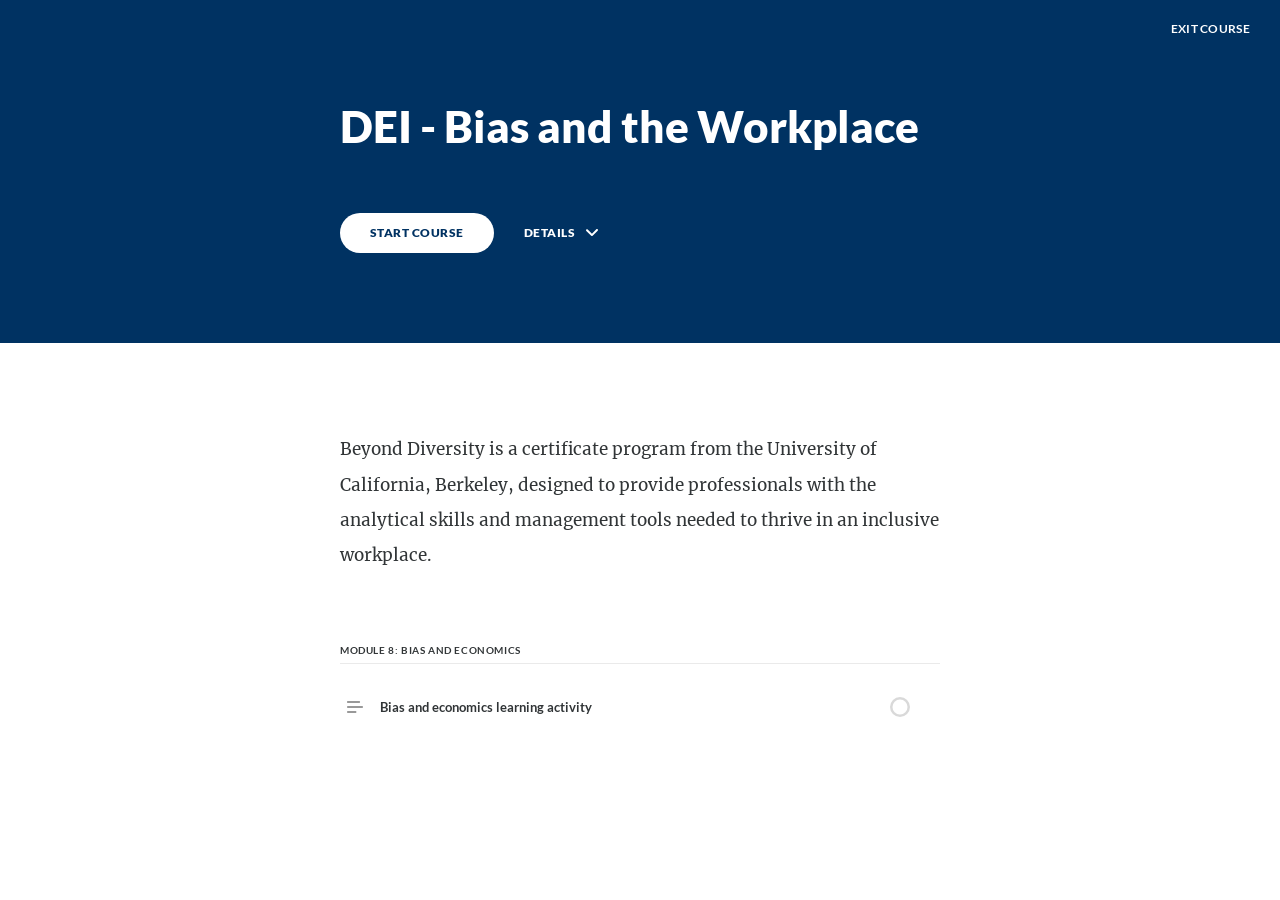
<file: index.html>
<!DOCTYPE html>
<html lang="en" class="">
  <head>
    <meta http-equiv="X-UA-Compatible" content="IE=edge,chrome=1">
    <meta name="viewport" content="width=device-width, initial-scale=1, maximum-scale=1">
    <meta charset="utf-8">

    <title>DEI - Bias and the Workplace</title>

    <link type="text/css" rel="stylesheet" href="lib/icomoon.css">
    <link type="text/css" rel="stylesheet" href="lib/main.bundle.css">
    <script type="text/javascript" src="lib/player-0.0.11.min.js"></script>
    <script type="text/javascript" src="lib/lzwcompress.js"></script>

    <!-- Resize Hack -->
    <script type="text/javascript">
      window.resizeTo(screen.width, screen.height);
    </script>
    
    <!--[if lt IE 9]>
    <script src="//html5shiv.googlecode.com/svn/trunk/html5.js"></script>
    <![endif]-->
  </head>
  <body>
    <style>
      .brand--head, .brand--head *   { font-family: 'Lato' !important; }
      .brand--body, .brand--body *   { font-family: 'Merriweather' !important; }
      .brand--lhead, .brand--lhead * { font-family: 'Lato' !important; }
      .brand--lbody, .brand--lbody * { font-family: 'Merriweather' !important; }
      .brand--ui, .brand--ui *       { font-family: 'Lato' !important; }

      .brand--beforeHead:before { font-family: 'Lato' !important; }
      .brand--afterHead:after { font-family: 'Lato' !important; }

      .brand--background        { background-color: #003262 !important; }
      .brand--background-all *  { background-color: #003262 !important; }
      .brand--border            { border-color: #003262 !important; }
      .brand--color             { color: #003262 !important; }
      .brand--color-all *       { color: #003262 !important; }
      .brand--shadow            { box-shadow: 0 0 0 0.2rem #003262 !important; }
      .brand--shadow-all *      { box-shadow: 0 0 0 0.2rem #003262 !important; }
      .brand--fill              { fill: #003262 !important; }
      .brand--stroke            { stroke: #003262 !important; }

      .brand--beforeBackground:before { background-color: #003262 !important; }
      .brand--beforeBorder:before     { border-color: #003262 !important; }
      .brand--beforeColor:before      { color: #003262 !important; }

      .brand--afterBackground:after { background-color: #003262 !important; }
      .brand--afterBorder:after     { border-color: #003262 !important; }
      .brand--afterColor:after      { color: #003262 !important; }

      /* should be applied to containers where links
         need to appear in brand color */
      .brand--linkColor a { color: #003262 !important; }

      /* should be applied to containers where links
         need to change to brand color on hover */
      .brand--linkColorHover a:hover { color: #003262 !important; }

      /* should be applied to any single element that
         needs to change color on hover */
      .brand--hoverColor:hover { color: #003262 !important; }

      /* TODO: probably need a way to create a 5-10% darker/lighter color */
      .brand--linkColor a:hover,
      .button.brand--background:hover { opacity: .65 !important; }

      @media (min-width: 47.9375em) { /* 768px */
        .brand--min768--background { background-color: #003262 !important; }
        .brand--min768--border     { border-color: #003262 !important; }
        .brand--min768--color      { color: #003262 !important; }
      }

      @media (max-width: 47.9375em) { /* 768px */
        .brand--max768--background { background-color: #003262 !important; }
        .brand--max768--border     { border-color: #003262 !important; }
        .brand--max768--color      { color: #003262 !important; }
      }
    </style>
    <div id="app"></div>
    <script>
  (function(root) {
    window.labelSet = {"id":"8k3inb01twBAELl0ObSoN-hJ","author":"aid|c3f2d4cc-68a1-40af-8d86-2b11b4bb972b","name":"English","defaultId":1,"defaultSet":true,"labels":{"result":"result","search":"search","results":"results","quizNext":"NEXT","tabGroup":"Tab","codeGroup":"Code","noResults":"No results for","noteGroup":"Note","quizScore":"Your score","quizStart":"START QUIZ","courseExit":"EXIT COURSE","courseHome":"Home","lessonName":"Lesson","quizSubmit":"SUBMIT","quoteGroup":"Quote","salutation":"👋 Bye!","buttonGroup":"Button","courseStart":"START COURSE","embedViewOn":"VIEW ON","exitMessage":"You may now leave this page.","quizCorrect":"Correct","quizPassing":"PASSING","quizResults":"Quiz Results","courseResume":"RESUME COURSE","processStart":"START","processSwipe":"Swipe to continue","quizContinue":"Continue","quizLandmark":"Quiz","quizQuestion":"Question","courseDetails":"DETAILS","embedReadMore":"Read more","feedbackGroup":"Feedback","quizIncorrect":"Incorrect","quizTakeAgain":"TAKE AGAIN","sortingReplay":"REPLAY","accordionGroup":"Accordion","embedLinkGroup":"Embedded web content","lessonComplete":"COMPLETE","statementGroup":"Statement","storylineGroup":"Storyline","attachmentGroup":"File Attachment","embedPhotoGroup":"Embedded photo","embedVideoGroup":"Embedded video","playButtonLabel":"Play","processComplete":"Complete","processLandmark":"Process","processNextStep":"NEXT STEP","processStepName":"Step","seekSliderLabel":"Seek","sortingLandmark":"Sorting Activity","audioPlayerGroup":"Audio player. You can use the space bar to toggle playback and arrow keys to scrub.","buttonStackGroup":"Button stack","embedPlayerGroup":"Embedded media player","lessonRestricted":"Lessons must be completed in order","pauseButtonLabel":"Pause","scenarioComplete":"Scenario Complete!","scenarioContinue":"CONTINUE","scenarioTryAgain":"TRY AGAIN","textOnImageGroup":"Text on image","timelineLandmark":"Timeline","urlEmbedLandmark":"URL/Embed","videoPlayerGroup":"Video player. You can use the space bar to toggle playback and arrow keys to scrub.","blocksClickToFlip":"Click to flip","blocksPreposition":"of","bulletedListGroup":"Bulleted list","checkboxListGroup":"Checkbox list","imageAndTextGroup":"Image and text","imageGalleryGroup":"Image gallery","lessonPreposition":"of","numberedListGroup":"Numbered list","processLessonName":"Lesson","processStartAgain":"START AGAIN","scenarioStartOver":"START OVER","courseSkipToLesson":"SKIP TO LESSON","flashcardBackLabel":"Flashcard back","flashcardGridGroup":"Flashcard grid","nextFlashCardLabel":"Next flashcard","flashcardFrontLabel":"Flashcard front","flashcardStackGroup":"Flashcard stack","knowledgeCheckGroup":"Knowledge check","sortingCardsCorrect":"Cards Correct","hamburgerButtonLabel":"Course Overview Sidebar","lessonHeaderLandmark":"Lesson Header","numberedDividerGroup":"Numbered divider","lessonContentLandmark":"Lesson Content","lessonSidebarLandmark":"Lesson Sidebar","quizAnswerPlaceholder":"Type your answer here","labeledGraphicLandmark":"Labeled Graphic","previousFlashCardLabel":"Previous flashcard","processStepPreposition":"of","overviewPageTitleSuffix":"Overview","quizAcceptableResponses":"Acceptable responses","quizRequirePassingScore":"Must pass quiz before continuing","timelineCardGroupPrefix":"Timeline Card","labeledGraphicBubbleLabel":"Labeled graphic bubble","labeledGraphicMarkerLabel":"Labeled graphic marker","labeledGraphicNextMarkerLabel":"Next marker","labeledGraphicPreviousMarkerLabel":"Previous marker"},"deleted":false,"createdAt":"2022-06-29T12:49:21.647Z","updatedAt":"2022-06-29T12:49:21.647Z","iso639Code":"en","transferredAt":null};
    window.courseData = "[base64]/[base64]";
    window.partnerContent = [];

    var quizId = null;
    var storylineId = null;
    var completionPercentage = 100;
    var reporting = 'completed-incomplete';

    var LMSProxySelections = [
      'CommitData',
      'ConcedeControl', // Gives control back to the LMS
      'CreateResponseIdentifier', // Create question response
      'Finish',
      'GetDataChunk',  // Retrieve stringified object with lesson progress
      'GetStatus', // Get Current Status
      'MatchingResponse', // Interaction - Question Type
      'RecordFillInInteraction', // Interaction - Question Type
      'RecordMatchingInteraction', // Interaction - Question Type
      'RecordMultipleChoiceInteraction', // Interaction - Question Type
      'ResetStatus', // Reset the Status
      'SetBookmark',   // Set identifier for bookmark
      'SetDataChunk',  // Set a stringified object with lesson progress
      'SetFailed', // Tell LMS user Failed course
      'SetPassed', // Tell LMS user Passed the course
      'SetReachedEnd', // Tell LMS user completed course
      'SetScore', // Report Users Score to the LMS (for Pass and fail)
      'WriteToDebug',
    ];

    function HookCommit() {
  LMSProxyFuncs.WriteToDebug('Commit strategy detected a reason to commit! Forcing a commit to the LMS.');
  LMSProxyFuncs.CommitData();
}

const ProxyHooks = {
  'SetFailed': HookCommit,
  'SetPassed': HookCommit,
  'SetReachedEnd': HookCommit,
  'SetScore': HookCommit,
  'RecordMultipleChoiceInteraction': HookCommit,
  'RecordMatchingInteraction': HookCommit,
  'RecordFillInInteraction': HookCommit,
  'MatchingResponse': HookCommit,
};

function hookProxy(funcName) {
  if(ProxyHooks[funcName]) {
    return ProxyHooks[funcName]();
  }

  return;
}

var LMSProxyFuncs = pick(LMSProxySelections, window.parent, Function.prototype);

var initProxy = function() {
  return Object.keys(LMSProxyFuncs).reduce(function(newProxy, funcName) {
    if (arrayHas(funcName, ['CreateResponseIdentifier', 'MatchingResponse'])) {
      newProxy[funcName] = LMSProxyFuncs[funcName];
      return newProxy;
    }

    newProxy[funcName] = function () {
      var args = ([]).slice.call(arguments);
      var result = LMSProxyFuncs[funcName].apply(null, args);

      hookProxy(funcName);

      return result;
    }
    return newProxy;
  }, {})
}


    var LMSProxy = initProxy();

    var cache = getLMSData();

    function debounce(fn, delay) {
  var timer = null;

  return function () {
    var context = this, args = arguments;
    clearTimeout(timer);
    timer = setTimeout(function () {
      fn.apply(context, args);
    }, delay);
  };
}

function compress(data) {
  try {
    return JSON.stringify({
      v: 2,
      d: lzwCompress.pack(JSON.stringify(data)),
      cpv: "_NIXG2iH"
    });
  } catch(e) {
    return '';
  }
}

function decompress(stringData) {
  try {
    const data = JSON.parse(stringData);

    return data.d
      ? JSON.parse(lzwCompress.unpack(data.d))
      : data;
  } catch(e) {
    return {};
  }
}

function assign(target) {
  if (target === undefined || target === null) {
    throw new TypeError('assign: Cannot convert undefined or null to object');
  }

  var output = Object(target);

  for (var index = 1; index < arguments.length; index++) {
    var source = arguments[index];
    if (source !== undefined && source !== null) {
      for (var nextKey in source) {
        if (source.hasOwnProperty(nextKey)) {
          output[nextKey] = source[nextKey];
        }
      }
    }
  }
  return output;
}

function identity(value) {
  return value;
}

function bookmark(id) {
  var url = 'index.html#/lessons/' + id;

  LMSProxy.SetBookmark(url, '');
}

function completeOut(passed, reportParam) {
  var reportType = reportParam || reporting;

  if(passed) {
    switch(reportType) {
      case 'completed-incomplete':
      case 'completed-failed':
        LMSProxy.ResetStatus();
        LMSProxy.SetReachedEnd();
        break;

      case 'passed-incomplete':
      case 'passed-failed':
        LMSProxy.SetPassed();
        LMSProxy.SetReachedEnd();
        break;
    }
  } else {
    switch(reportType) {
      case 'passed-failed':
      case 'completed-failed':
        if(!isPassed()) {
          LMSProxy.SetFailed();
        }
        break;
    }
  }
}

var setDataChunk = debounce(function(data) {
  LMSProxy.SetDataChunk(data);
}, 1000);

function concatLMSData(data) {
  assign(cache, data);
  setDataChunk(compress(cache));
}

function exit() {
  LMSProxy.ConcedeControl();
}

function finish(totalProgress) {
  if (
    quizId === null &&
    storylineId === null &&
    completionPercentage != undefined &&
    totalProgress >= completionPercentage
  ) {
    completeOut(true);
  }
}

function finishQuiz(passed, score, id) {
  if (id == quizId) {
    reportScore(score);
    completeOut(passed);
  }
}

function finishStoryline(id, passed, isQuiz, score) {
  if (id == storylineId) {
    if (isQuiz) {
      reportScore(score);
      completeOut(passed, 'passed-failed');
    } else {
      completeOut(passed);
    }
  }
}

function stripHtml(title) {
  return title.replace(/<(?:.|\n)*?>/gm, '');
}

function shorten(title) {
  return title.charAt(0);
}

function buildResponseIdentifier(response) {
  var title = stripHtml(response.title);
  return LMSProxy.CreateResponseIdentifier(shorten(title), title);
}

function buildMatchingResponse(response) {
  var sourceTitle = stripHtml(response.source.title);
  var targetTitle = stripHtml(response.target.title);

  var source =
    LMSProxy.CreateResponseIdentifier(shorten(sourceTitle), sourceTitle);
  var target =
    LMSProxy.CreateResponseIdentifier(shorten(targetTitle), targetTitle);

  return new LMSProxy.MatchingResponse(source, target);
}

function cleanTitle(title, maxSize) {
  return title.substr(0, maxSize || 20).replace(/ /g, '_');
}

function titleToId(quiz, question, attempts) {
  return cleanTitle(quiz, 20) + '_' + cleanTitle(question, 230) + '_' + attempts.toString().substr(0,3);
}

function normalizeResult(correct) {
  return correct
    ? window.parent.INTERACTION_RESULT_CORRECT
    : window.parent.INTERACTION_RESULT_WRONG;
}

function reportAnswer(data) {
  var recorder = Function.prototype;
  var response;
  var correctResponses;

  var isCorrect = normalizeResult(data.isCorrect);
  var latency = data.latency;
  var title = data.questionTitle;
  var weighting = 1;
  var strId = titleToId(data.quizTitle, title, data.retryAttempts);

  switch (data.type) {
    case 'MULTIPLE_CHOICE':
    case 'MULTIPLE_RESPONSE':
      response = data.response.map(buildResponseIdentifier);
      correctResponses = data.correctResponse.map(buildResponseIdentifier);
      recorder = LMSProxy.RecordMultipleChoiceInteraction;
      break;

    case 'FILL_IN_THE_BLANK':
      response = data.response;
      correctResponses = data.correctResponse;
      recorder = LMSProxy.RecordFillInInteraction;
      break;

    case 'MATCHING':
      response = data.response.map(buildMatchingResponse);
      correctResponses = data.correctResponse.map(buildMatchingResponse);
      recorder = LMSProxy.RecordMatchingInteraction;
      break;
  }

  recorder(
    strId,
    response,
    isCorrect,
    correctResponses,
    title,
    weighting,
    latency,
    0
  );
}

function getLMSData() {
  var data = null;

  if(!cache) {
    data = LMSProxy.GetDataChunk();

    var result = data
      ? decompress(data)
      : {};

    return result;
  }

  return assign({}, cache);
}

function getProgress(initialProgress) {
  var decodeCourseProgress =
    root.Rise.decodeCourseProgress;

  var progress = assign({}, {
    progress: { lessons: {} }
  }, getLMSData()).progress;

  if(initialProgress) {
    return decodeCourseProgress(initialProgress, progress);
  }

  return progress;
}

function isExport() {
  return true;
}

function isPassed() {
  return LMSProxy.GetStatus() === window.parent.LESSON_STATUS_PASSED;
}

function pick(keys, obj, def) {
  return keys.reduce(function(memo, key) {
    if(obj[key] === undefined) {
      if(def !== undefined) {
        memo[key] = def;
      }
    } else {
      memo[key] = obj[key];
    }

    return memo;
  }, {});
}

function reportScore(score) {
  var highScore = Math.max(getLMSData().score || 0, score);
  concatLMSData({ score: highScore });

  LMSProxy.SetScore(highScore, 100, 0);
}

function resolvePath(path) {
  return ('assets/').concat(path);
}

function resolveFontPath(font) {
  return ('lib/fonts/').concat(font.key.split('/').reverse()[0]);
}

function setLessonProgress(lessonProgress) {
  var encodeLessonProgress =
    root.Rise.encodeLessonProgress;

  var currentProgress = getProgress();

  var lessons = assign(
    {},
    currentProgress.lessons,
    encodeLessonProgress(lessonProgress)
  );

  var progress = assign({}, currentProgress, { lessons: lessons });

  concatLMSData({ progress: progress });
}

function setCourseProgress(courseProgress) {
  var encodeCourseProgress =
    root.Rise.encodeCourseProgress;

  var currentProgress = getProgress();

  var progress = assign(
    {},
    currentProgress,
    encodeCourseProgress(courseProgress)
  );

  concatLMSData({ progress: progress });
}

function getMasteryScore(payload) {
  return payload.passingScore;
}

function arrayHas(val, arr) {
  return !!(~(arr.indexOf(val)))
}

root.Rise = {
  completeLessons: identity,
  decodeCourseProgress: identity,
  encodeCourseProgress: identity,
  encodeLessonProgress: identity
};

root.Runtime = {
  bookmark: bookmark,
  exit: exit,
  finish: finish,
  finishQuiz: finishQuiz,
  finishStoryline: finishStoryline,
  getMasteryScore: getMasteryScore,
  getProgress: getProgress,
  isExport: isExport,
  reportAnswer: reportAnswer,
  resolveFontPath: resolveFontPath,
  resolvePath: resolvePath,
  setCourseProgress: setCourseProgress,
  setLessonProgress: setLessonProgress
};

  }(window));
</script>

    
    <script src="lib/main.bundle.js"></script>
    
  </body>
</html>
</file>
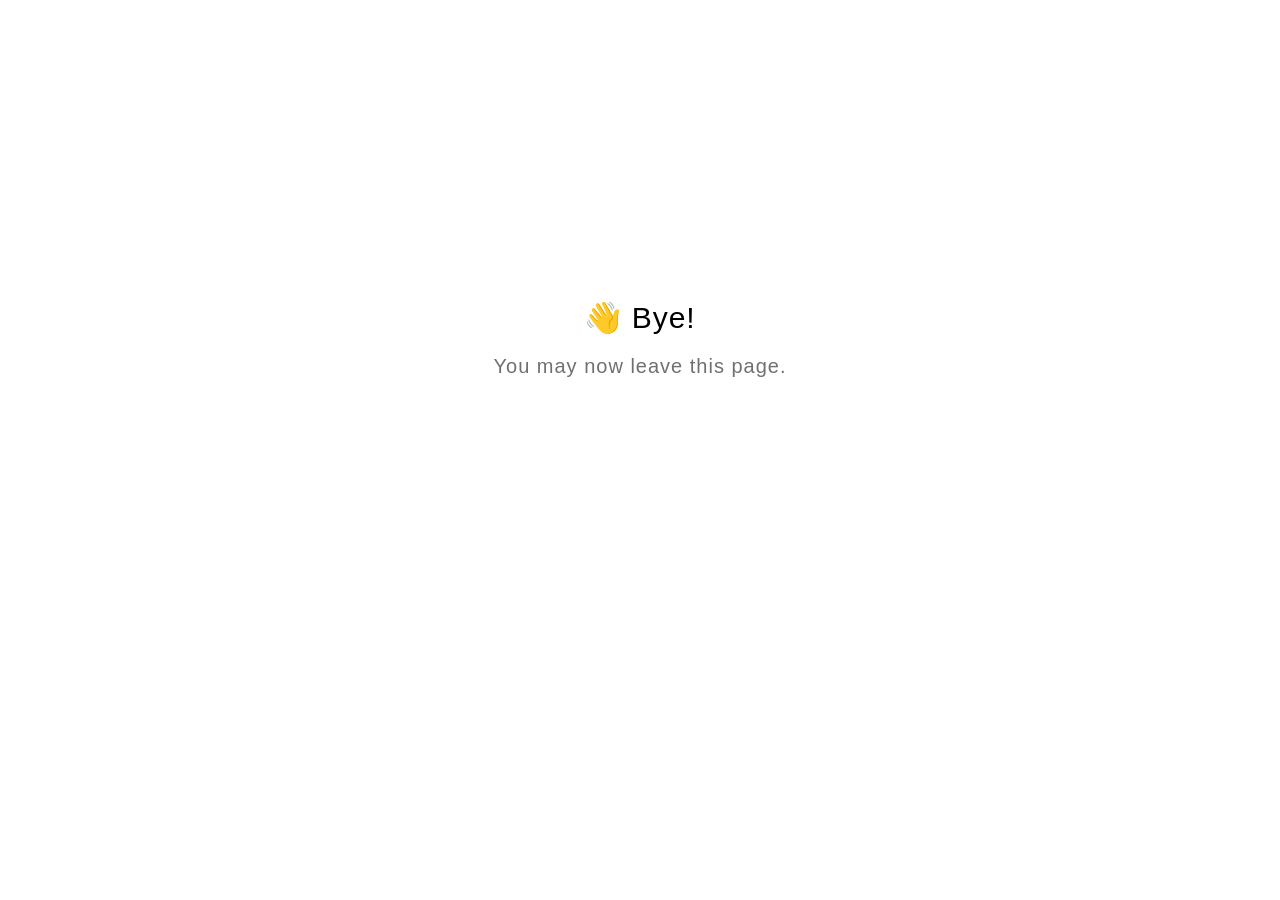
<file: goodbye.html>
<html>
  <head>
    <meta charset="utf-8" lang="en">
    <style>
      html {
        font-size: 20px;
        font-family: 'lato', sans-serif;
        font-weight: lighter;
        letter-spacing: 0.05rem;
      }

      .goodbye-container {
        text-align: center;
        margin-top: 15rem;
      }

      .bye-message {
        font-size: 1.5rem;
      }

      .exit-text {
        color: #707070;
        margin-top: 1rem;
      }
    </style>
  </head>
  <body>
    <div class="goodbye-container">
      <div class="bye-message">👋 Bye!</div>
      <div class="exit-text">You may now leave this page.</div>
    </div>
  </body>
</html>
</file>
<file: lib/icomoon.css>
@font-face {
	font-family: 'icomoon';
	src:  url('fonts/icomoon.ttf') format('truetype'),
				url('fonts/icomoon.woff') format('woff');
	font-weight: normal;
	font-style: normal;
}

[class^="icon-"], [class*=" icon-"] {
	/* use !important to prevent issues with browser extensions that change fonts */
	font-family: 'icomoon' !important;
	speak: none;
	font-style: normal;
	font-weight: normal;
	font-variant: normal;
	text-transform: none;
	line-height: 1;

	/* Better Font Rendering =========== */
	-webkit-font-smoothing: antialiased;
	-moz-osx-font-smoothing: grayscale;
}

.icon-edit-author-name:before {
	content: "\e976";
}
.icon-lock:before {
	content: "\e977";
}
.icon-checkmark-valid:before {
	content: "\e95d";
}
.icon-close-media-panel:before {
	content: "\e95e";
}
.icon-trash4:before {
	content: "\e95f";
}
.icon-x-invalid-url:before {
	content: "\e960";
}
.icon-attach2:before {
	content: "\e961";
}
.icon-bold:before {
	content: "\e962";
}
.icon-fontcolor:before {
	content: "\e963";
}
.icon-fontsize:before {
	content: "\e964";
}
.icon-italic:before {
	content: "\e965";
}
.icon-link:before {
	content: "\e966";
}
.icon-orderedlist:before {
	content: "\e967";
}
.icon-quote:before {
	content: "\e968";
}
.icon-unorderedlist:before {
	content: "\e969";
}
.icon-feedback:before {
	content: "\e910";
}
.icon-review:before {
	content: "\e911";
}
.icon-customizable:before {
	content: "\e908";
}
.icon-design:before {
	content: "\e909";
}
.icon-interactions:before {
	content: "\e90a";
}
.icon-questions:before {
	content: "\e90b";
}
.icon-scenarios2:before {
	content: "\e90c";
}
.icon-slides:before {
	content: "\e90d";
}
.icon-desktop:before {
	content: "\e902";
}
.icon-expressions:before {
	content: "\e903";
}
.icon-poses:before {
	content: "\e904";
}
.icon-retina:before {
	content: "\e905";
}
.icon-scenarios:before {
	content: "\e906";
}
.icon-transparency:before {
	content: "\e907";
}
.icon-Master-01:before {
	content: "\e934";
}
.icon-Master-02:before {
	content: "\e93a";
}
.icon-Master-03:before {
	content: "\e939";
}
.icon-Master-04:before {
	content: "\e936";
}
.icon-Master-05:before {
	content: "\e93b";
}
.icon-Master-06:before {
	content: "\e935";
}
.icon-Master-07:before {
	content: "\e937";
}
.icon-Master-08:before {
	content: "\e938";
}
.icon-Master-09:before {
	content: "\e922";
}
.icon-Master-10:before {
	content: "\e926";
}
.icon-Master-11:before {
	content: "\e924";
}
.icon-Master-12:before {
	content: "\e928";
}
.icon-Master-13:before {
	content: "\e923";
}
.icon-Master-14:before {
	content: "\e925";
}
.icon-Master-15:before {
	content: "\e929";
}
.icon-Master-16:before {
	content: "\e927";
}
.icon-Master-17:before {
	content: "\e92b";
}
.icon-Master-18:before {
	content: "\e92c";
}
.icon-Master-19:before {
	content: "\e92d";
}
.icon-Master-20:before {
	content: "\e92e";
}
.icon-Master-21:before {
	content: "\e92f";
}
.icon-Master-22:before {
	content: "\e930";
}
.icon-Master-23:before {
	content: "\e931";
}
.icon-Master-24:before {
	content: "\e932";
}
.icon-Master-25:before {
	content: "\e933";
}
.icon-Master-26:before {
	content: "\e92a";
}
.icon-check-circle:before {
	content: "\e803";
}
.icon-trash:before {
	content: "\e804";
}
.icon-rotation:before {
	content: "\e91a";
}
.icon-vector:before {
	content: "\e91b";
}
.icon-mute:before {
	content: "\e90e";
}
.icon-volume:before {
	content: "\e90f";
}
.icon-logo:before {
	content: "\e805";
}
.icon-share:before {
	content: "\e801";
}
.icon-sorting:before {
	content: "\e91c";
}
.icon-more:before {
	content: "\e91d";
}
.icon-copy:before {
	content: "\e951";
}
.icon-clock:before {
	content: "\e915";
}
.icon-quotes-left:before {
	content: "\e918";
}
.icon-list-numbered:before {
	content: "\e916";
}
.icon-list2:before {
	content: "\e917";
}
.icon-plus:before {
	content: "\e60a";
}
.icon-info:before {
	content: "\e974";
}
.icon-cross:before {
	content: "\e913";
}
.icon-checkmark:before {
	content: "\e975";
}
.icon-arrow-up2:before {
	content: "\e959";
}
.icon-arrow-down2:before {
	content: "\e95a";
}
.icon-sort-alpha-asc:before {
	content: "\e912";
}
.icon-rtf:before {
	content: "\e94b";
}
.icon-doc:before {
	content: "\e94a";
}
.icon-pdf:before {
	content: "\e94c";
}
.icon-ppt:before {
	content: "\e94d";
}
.icon-file:before {
	content: "\e94e";
}
.icon-xls:before {
	content: "\e94f";
}
.icon-zip:before {
	content: "\e950";
}
.icon-file-alt:before {
	content: "\e944";
}
.icon-doc-alt:before {
	content: "\e943";
}
.icon-pdf-alt:before {
	content: "\e945";
}
.icon-ppt-alt:before {
	content: "\e946";
}
.icon-rtf-alt:before {
	content: "\e947";
}
.icon-xls-alt:before {
	content: "\e948";
}
.icon-zip-alt:before {
	content: "\e949";
}
.icon-attach:before {
	content: "\e942";
}
.icon-reload:before {
	content: "\e941";
}
.icon-trash2:before {
	content: "\e60d";
}
.icon-arrow-left:before {
	content: "\e608";
}
.icon-arrow-right:before {
	content: "\e609";
}
.icon-check-alt:before {
	content: "\e606";
}
.icon-password-view:before {
	content: "\e972";
}
.icon-password-hide:before {
	content: "\e973";
}
.icon-view-grid:before {
	content: "\e96c";
}
.icon-grid-view:before {
	content: "\e96c";
}
.icon-view-list:before {
	content: "\e96d";
}
.icon-list-view:before {
	content: "\e96d";
}
.icon-blocks:before {
	content: "\e95b";
}
.icon-list3:before {
	content: "\e95c";
}
.icon-export:before {
	content: "\e958";
}
.icon-screencast:before {
	content: "\e957";
}
.icon-cursor:before {
	content: "\e956";
}
.icon-documents:before {
	content: "\e952";
}
.icon-duplicate:before {
	content: "\e952";
}
.icon-trash3:before {
	content: "\e953";
}
.icon-Article:before {
	content: "\e93c";
}
.icon-Interaction:before {
	content: "\e93d";
}
.icon-Quiz:before {
	content: "\e93e";
}
.icon-Video:before {
	content: "\e93f";
}
.icon-trashcan:before {
	content: "\e921";
}
.icon-marker_style:before {
	content: "\e920";
}
.icon-photo:before {
	content: "\e91f";
}
.icon-microphone:before {
	content: "\e91e";
}
.icon-plus2:before {
	content: "\e800";
}
.icon-processing:before {
	content: "\e607";
}
.icon-menu:before {
	content: "\e602";
}
.icon-headset:before {
	content: "\e603";
}
.icon-list:before {
	content: "\e604";
}
.icon-video:before {
	content: "\e605";
}
.icon-mail:before {
	content: "\e954";
}
.icon-remove:before {
	content: "\e955";
}
.icon-up-level-2:before {
	content: "\e96e";
}
.icon-up-level-list-2:before {
	content: "\e96f";
}
.icon-plus-circle:before {
	content: "\e802";
}
.icon-up-level:before {
	content: "\e970";
}
.icon-up-level-list:before {
	content: "\e971";
}
.icon-eye:before {
	content: "\e96b";
}
.icon-tick:before {
	content: "\e900";
}
.icon-check:before {
	content: "\e901";
}
.icon-link-alt:before {
	content: "\e919";
}
.icon-chevron-down:before {
	content: "\e60b";
}
.icon-chevron-up:before {
	content: "\e60c";
}
.icon-chevron-left:before {
	content: "\e600";
}
.icon-chevron:before {
	content: "\e601";
}
.icon-chevron-right:before {
	content: "\e601";
}
.icon-close-small:before {
	content: "\e940";
}
.icon-pie-chart:before {
	content: "\e914";
}
.icon-alert:before {
	content: "\e96a";
}
</file>
